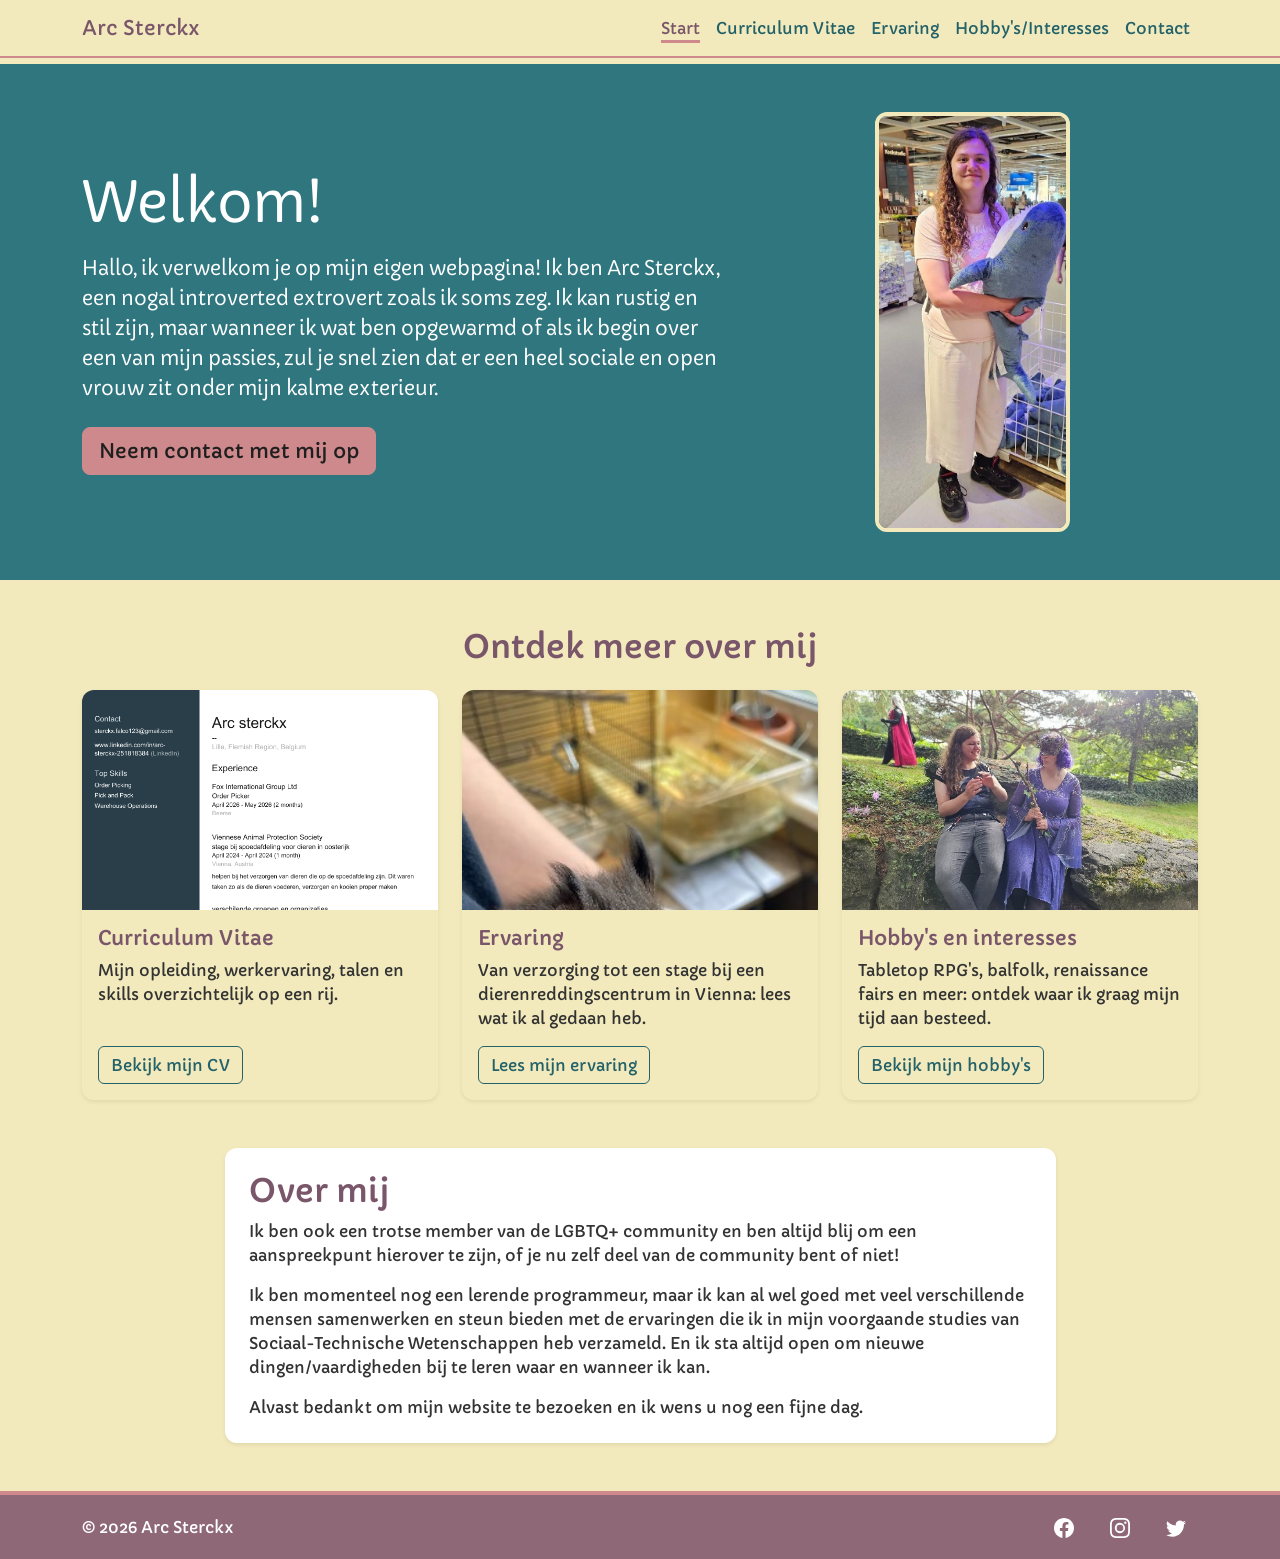
<file: index.html>
<!DOCTYPE html>
<html lang="nl">
<head>
  <meta charset="UTF-8">
  <meta name="viewport" content="width=device-width, initial-scale=1">
  <title>Start | Arc Sterckx</title>
  <link rel="icon" href="images/favicon.ico" sizes="any">

  <link rel="preconnect" href="https://fonts.googleapis.com">
  <link rel="preconnect" href="https://fonts.gstatic.com" crossorigin>
  <link href="https://fonts.googleapis.com/css2?family=Capriola&display=swap" rel="stylesheet">

  <!-- Bootstrap CSS -->
  <link href="https://cdn.jsdelivr.net/npm/bootstrap@5.3.8/dist/css/bootstrap.min.css" rel="stylesheet">

  <!-- Eigen stijl komt NA Bootstrap en plug-ins -->
  <link rel="stylesheet" href="css/style.css">
</head>
<body class="d-flex flex-column min-vh-100">
  <a class="visually-hidden-focusable" href="#inhoud">Ga naar de inhoud</a>

  <header>
    <nav class="navbar navbar-expand-lg fixed-top" aria-label="Hoofdmenu">
      <div class="container">
        <a class="navbar-brand" href="index.html">Arc Sterckx</a>

        <button class="navbar-toggler" type="button" data-bs-toggle="collapse"
                data-bs-target="#hoofdmenu" aria-controls="hoofdmenu"
                aria-expanded="false" aria-label="Menu openen of sluiten">
          <span class="navbar-toggler-icon"></span>
        </button>

        <div class="collapse navbar-collapse" id="hoofdmenu">
          <ul class="navbar-nav ms-lg-auto">
            <li class="nav-item"><a class="nav-link" href="index.html">Start</a></li>
            <li class="nav-item"><a class="nav-link" href="cv.html">Curriculum Vitae</a></li>
            <li class="nav-item"><a class="nav-link" href="ervaring.html">Ervaring</a></li>
            <li class="nav-item"><a class="nav-link" href="hobbys.html">Hobby's/Interesses</a></li>
            <li class="nav-item"><a class="nav-link" href="contact.html">Contact</a></li>
          </ul>
        </div>
      </div>
    </nav>
  </header>

 <main id="inhoud" class="flex-grow-1">
    <!-- jumbotron -->
    <section class="hero py-5">
      <div class="container">
        <div class="row align-items-center g-4">
          <div class="col-lg-7">
            <h1 class="display-4 mb-3">Welkom!</h1>
            <p class="lead">Hallo, ik verwelkom je op mijn eigen webpagina! Ik ben Arc Sterckx, een nogal introverted extrovert zoals ik soms zeg. Ik kan rustig en stil zijn, maar wanneer ik wat ben opgewarmd of als ik begin over een van mijn passies, zul je snel zien dat er een heel sociale en open vrouw zit onder mijn kalme exterieur.</p>
            <a href="contact.html" class="btn btn-brand btn-lg mt-2">Neem contact met mij op</a>
          </div>
          <div class="col-lg-5 text-center">
            <img src="images/foto-arc.jpg" class="hero-foto" width="477" height="1048"
                 alt="Foto van Arc Sterckx met een grote knuffelhaai" fetchpriority="high">
          </div>
        </div>
      </div>
    </section>

    <!-- 3 kolommen met 3 kaarten -->
    <section class="py-5">
      <div class="container">
        <h2 class="text-center mb-4">Ontdek meer over mij</h2>
        <div class="row g-4">
          <div class="col-12 col-md-4">
            <div class="card h-100 shadow-sm">
              <a href="cv.html">
                <img src="images/cv.png" class="card-img-top card-foto" width="640" height="828"
                     alt="Voorbeeld van mijn curriculum vitae" loading="lazy">
              </a>
              <div class="card-body d-flex flex-column">
                <h3 class="h5 card-title">Curriculum Vitae</h3>
                <p class="card-text">Mijn opleiding, werkervaring, talen en skills overzichtelijk op een rij.</p>
                <a href="cv.html" class="btn btn-outline-brand mt-auto align-self-start">Bekijk mijn CV</a>
              </div>
            </div>
          </div>
          <div class="col-12 col-md-4">
            <div class="card h-100 shadow-sm">
              <a href="ervaring.html">
                <img src="images/ervaring-stage.jpg" class="card-img-top card-foto" width="280" height="396"
                     alt="Een jong eekhoorntje in een handschoen tijdens mijn stage" loading="lazy">
              </a>
              <div class="card-body d-flex flex-column">
                <h3 class="h5 card-title">Ervaring</h3>
                <p class="card-text">Van verzorging tot een stage bij een dierenreddingscentrum in Vienna: lees wat ik al gedaan heb.</p>
                <a href="ervaring.html" class="btn btn-outline-brand mt-auto align-self-start">Lees mijn ervaring</a>
              </div>
            </div>
          </div>
          <div class="col-12 col-md-4">
            <div class="card h-100 shadow-sm">
              <a href="hobbys.html">
                <img src="images/hobby-renaissance.jpg" class="card-img-top card-foto" width="609" height="342"
                     alt="Twee mensen zittend op een rots op een renaissance fair" loading="lazy">
              </a>
              <div class="card-body d-flex flex-column">
                <h3 class="h5 card-title">Hobby's en interesses</h3>
                <p class="card-text">Tabletop RPG's, balfolk, renaissance fairs en meer: ontdek waar ik graag mijn tijd aan besteed.</p>
                <a href="hobbys.html" class="btn btn-outline-brand mt-auto align-self-start">Bekijk mijn hobby's</a>
              </div>
            </div>
          </div>
        </div>
      </div>
    </section>

    <!-- Over mij -->
    <section class="pb-5">
      <div class="container">
        <div class="row justify-content-center">
          <div class="col-lg-9">
            <div class="paneel">
              <h2>Over mij</h2>
              <p>Ik ben ook een trotse member van de LGBTQ+ community en ben altijd blij om een aanspreekpunt hierover te zijn, of je nu zelf deel van de community bent of niet!</p>
              <p>Ik ben momenteel nog een lerende programmeur, maar ik kan al wel goed met veel verschillende mensen samenwerken en steun bieden met de ervaringen die ik in mijn voorgaande studies van Sociaal-Technische Wetenschappen heb verzameld. En ik sta altijd open om nieuwe dingen/vaardigheden bij te leren waar en wanneer ik kan.</p>
              <p class="mb-0">Alvast bedankt om mijn website te bezoeken en ik wens u nog een fijne dag.</p>
            </div>
          </div>
        </div>
      </div>
    </section>
  </main>


  <footer class="site-footer mt-auto">
    <div class="container py-2">
      <div class="row align-items-center gy-1">
        <div class="col-12 col-md-6 text-center text-md-start">
          <p class="mb-0">&copy; 2026 Arc Sterckx</p>
        </div>
        <div class="col-12 col-md-6">
          <ul class="list-inline mb-0 text-center text-md-end">
            <li class="list-inline-item"><a href="#" aria-label="Facebook"><svg xmlns="http://www.w3.org/2000/svg" width="20" height="20" aria-hidden="true" focusable="false" fill="currentColor" class="bi bi-facebook" viewBox="0 0 16 16"><path d="M16 8.049c0-4.446-3.582-8.05-8-8.05C3.58 0-.002 3.603-.002 8.05c0 4.017 2.926 7.347 6.75 7.951v-5.625h-2.03V8.05H6.75V6.275c0-2.017 1.195-3.131 3.022-3.131.876 0 1.791.157 1.791.157v1.98h-1.009c-.993 0-1.303.621-1.303 1.258v1.51h2.218l-.354 2.326H9.25V16c3.824-.604 6.75-3.934 6.75-7.951"/></svg></a></li>
            <li class="list-inline-item"><a href="#" aria-label="Instagram"><svg xmlns="http://www.w3.org/2000/svg" width="20" height="20" aria-hidden="true" focusable="false" fill="currentColor" class="bi bi-instagram" viewBox="0 0 16 16"><path d="M8 0C5.829 0 5.556.01 4.703.048 3.85.088 3.269.222 2.76.42a3.9 3.9 0 0 0-1.417.923A3.9 3.9 0 0 0 .42 2.76C.222 3.268.087 3.85.048 4.7.01 5.555 0 5.827 0 8.001c0 2.172.01 2.444.048 3.297.04.852.174 1.433.372 1.942.205.526.478.972.923 1.417.444.445.89.719 1.416.923.51.198 1.09.333 1.942.372C5.555 15.99 5.827 16 8 16s2.444-.01 3.298-.048c.851-.04 1.434-.174 1.943-.372a3.9 3.9 0 0 0 1.416-.923c.445-.445.718-.891.923-1.417.197-.509.332-1.09.372-1.942C15.99 10.445 16 10.173 16 8s-.01-2.445-.048-3.299c-.04-.851-.175-1.433-.372-1.941a3.9 3.9 0 0 0-.923-1.417A3.9 3.9 0 0 0 13.24.42c-.51-.198-1.092-.333-1.943-.372C10.443.01 10.172 0 7.998 0zm-.717 1.442h.718c2.136 0 2.389.007 3.232.046.78.035 1.204.166 1.486.275.373.145.64.319.92.599s.453.546.598.92c.11.281.24.705.275 1.485.039.843.047 1.096.047 3.231s-.008 2.389-.047 3.232c-.035.78-.166 1.203-.275 1.485a2.5 2.5 0 0 1-.599.919c-.28.28-.546.453-.92.598-.28.11-.704.24-1.485.276-.843.038-1.096.047-3.232.047s-2.39-.009-3.233-.047c-.78-.036-1.203-.166-1.485-.276a2.5 2.5 0 0 1-.92-.598 2.5 2.5 0 0 1-.6-.92c-.109-.281-.24-.705-.275-1.485-.038-.843-.046-1.096-.046-3.233s.008-2.388.046-3.231c.036-.78.166-1.204.276-1.486.145-.373.319-.64.599-.92s.546-.453.92-.598c.282-.11.705-.24 1.485-.276.738-.034 1.024-.044 2.515-.045zm4.988 1.328a.96.96 0 1 0 0 1.92.96.96 0 0 0 0-1.92m-4.27 1.122a4.109 4.109 0 1 0 0 8.217 4.109 4.109 0 0 0 0-8.217m0 1.441a2.667 2.667 0 1 1 0 5.334 2.667 2.667 0 0 1 0-5.334"/></svg></a></li>
            <li class="list-inline-item"><a href="#" aria-label="Twitter"><svg xmlns="http://www.w3.org/2000/svg" width="20" height="20" aria-hidden="true" focusable="false" fill="currentColor" class="bi bi-twitter" viewBox="0 0 16 16"><path d="M5.026 15c6.038 0 9.341-5.003 9.341-9.334q.002-.211-.006-.422A6.7 6.7 0 0 0 16 3.542a6.7 6.7 0 0 1-1.889.518 3.3 3.3 0 0 0 1.447-1.817 6.5 6.5 0 0 1-2.087.793A3.286 3.286 0 0 0 7.875 6.03a9.32 9.32 0 0 1-6.767-3.429 3.29 3.29 0 0 0 1.018 4.382A3.3 3.3 0 0 1 .64 6.575v.045a3.29 3.29 0 0 0 2.632 3.218 3.2 3.2 0 0 1-.865.115 3 3 0 0 1-.614-.057 3.28 3.28 0 0 0 3.067 2.277A6.6 6.6 0 0 1 .78 13.58a6 6 0 0 1-.78-.045A9.34 9.34 0 0 0 5.026 15"/></svg></a></li>
          </ul>
        </div>
      </div>
    </div>
  </footer>

  <script src="https://cdn.jsdelivr.net/npm/bootstrap@5.3.8/dist/js/bootstrap.bundle.min.js"></script>
  <script src="js/menu.js"></script>
</body>
</html>
</file>
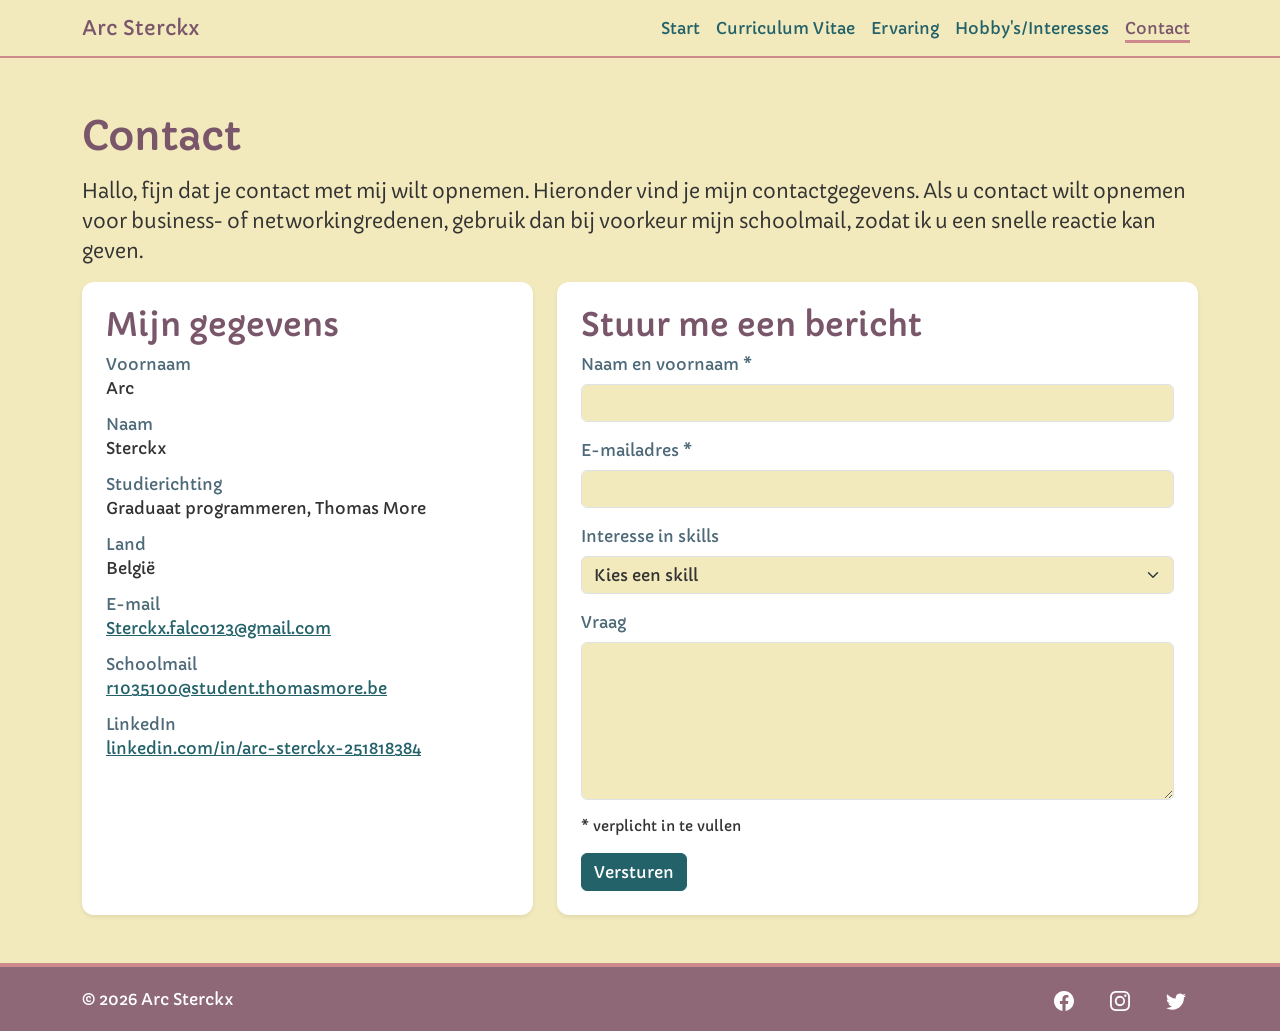
<file: contact.html>
<!DOCTYPE html>
<html lang="nl">
<head>
  <meta charset="UTF-8">
  <meta name="viewport" content="width=device-width, initial-scale=1">
  <title>Contact | Arc Sterckx</title>
  <link rel="icon" href="images/favicon.ico" sizes="any">

  <link rel="preconnect" href="https://fonts.googleapis.com">
  <link rel="preconnect" href="https://fonts.gstatic.com" crossorigin>
  <link href="https://fonts.googleapis.com/css2?family=Capriola&display=swap" rel="stylesheet">

  <!-- Bootstrap CSS -->
  <link href="https://cdn.jsdelivr.net/npm/bootstrap@5.3.8/dist/css/bootstrap.min.css" rel="stylesheet">

  <!-- Eigen stijl komt NA Bootstrap en plug-ins -->
  <link rel="stylesheet" href="css/style.css">
</head>
<body class="d-flex flex-column min-vh-100">
  <a class="visually-hidden-focusable" href="#inhoud">Ga naar de inhoud</a>

  <header>
    <nav class="navbar navbar-expand-lg fixed-top" aria-label="Hoofdmenu">
      <div class="container">
        <a class="navbar-brand" href="index.html">Arc Sterckx</a>

        <button class="navbar-toggler" type="button" data-bs-toggle="collapse"
                data-bs-target="#hoofdmenu" aria-controls="hoofdmenu"
                aria-expanded="false" aria-label="Menu openen of sluiten">
          <span class="navbar-toggler-icon"></span>
        </button>

        <div class="collapse navbar-collapse" id="hoofdmenu">
          <ul class="navbar-nav ms-lg-auto">
            <li class="nav-item"><a class="nav-link" href="index.html">Start</a></li>
            <li class="nav-item"><a class="nav-link" href="cv.html">Curriculum Vitae</a></li>
            <li class="nav-item"><a class="nav-link" href="ervaring.html">Ervaring</a></li>
            <li class="nav-item"><a class="nav-link" href="hobbys.html">Hobby's/Interesses</a></li>
            <li class="nav-item"><a class="nav-link" href="contact.html">Contact</a></li>
          </ul>
        </div>
      </div>
    </nav>
  </header>

  <main id="inhoud" class="flex-grow-1">
    <div class="container py-5">
      <h1 class="mb-3">Contact</h1>
      <p class="lead">Hallo, fijn dat je contact met mij wilt opnemen. Hieronder vind je mijn contactgegevens. Als u contact wilt opnemen voor business- of networkingredenen, gebruik dan bij voorkeur mijn schoolmail, zodat ik u een snelle reactie kan geven.</p>

      <div class="row g-4">
        <div class="col-lg-5">
          <section class="paneel h-100">
            <h2>Mijn gegevens</h2>
            <dl class="contact-lijst mb-0">
              <dt>Voornaam</dt>
              <dd>Arc</dd>
              <dt>Naam</dt>
              <dd>Sterckx</dd>
              <dt>Studierichting</dt>
              <dd>Graduaat programmeren, Thomas More</dd>
              <dt>Land</dt>
              <dd>België</dd>
              <dt>E-mail</dt>
              <dd><a href="mailto:Sterckx.falco123@gmail.com">Sterckx.falco123@gmail.com</a></dd>
              <dt>Schoolmail</dt>
              <dd><a href="mailto:r1035100@student.thomasmore.be">r1035100@student.thomasmore.be</a></dd>
              <dt>LinkedIn</dt>
              <dd class="mb-0"><a href="https://www.linkedin.com/in/arc-sterckx-251818384" target="_blank" rel="noopener">linkedin.com/in/arc-sterckx-251818384</a></dd>
            </dl>
          </section>
        </div>

        <div class="col-lg-7">
          <section class="paneel">
            <h2>Stuur me een bericht</h2>
            <form action="https://tm-statweb.be/forms.php" method="post" class="needs-validation">
              <div class="mb-3">
                <label for="naam" class="form-label">Naam en voornaam <span aria-hidden="true">*</span></label>
                <input type="text" class="form-control" id="naam" name="naam" required minlength="2" maxlength="100" autocomplete="name">
                <div class="invalid-feedback">Vul je naam en voornaam in.</div>
              </div>

              <div class="mb-3">
                <label for="email" class="form-label">E-mailadres <span aria-hidden="true">*</span></label>
                <input type="email" class="form-control" id="email" name="email" required maxlength="150" autocomplete="email">
                <div class="invalid-feedback">Vul een geldig e-mailadres in.</div>
              </div>

              <div class="mb-3">
                <label for="skill" class="form-label">Interesse in skills</label>
                <select class="form-select" id="skill" name="skill">
                  <option value="" selected>Kies een skill</option>
                  <option value="html">HTML</option>
                  <option value="css">CSS</option>
                  <option value="bootstrap">Bootstrap</option>
                  <option value="teamwork">Git</option>
                  <option value="github">GitHub</option>
                  <option value="vscode">VS Code</option>
                  <option value="andere">Een andere skill</option>
                </select>
              </div>

              <div class="mb-3">
                <label for="vraag" class="form-label">Vraag</label>
                <textarea class="form-control" id="vraag" name="vraag" rows="6" maxlength="1000"></textarea>
              </div>

              <p class="small mb-3"><span aria-hidden="true">*</span> verplicht in te vullen</p>
              <button type="submit" class="btn btn-donker">Versturen</button>
            </form>
          </section>
        </div>
      </div>
    </div>
  </main>

  <footer class="site-footer mt-auto">
    <div class="container py-2">
      <div class="row align-items-center gy-1">
        <div class="col-12 col-md-6 text-center text-md-start">
          <p class="mb-0">&copy; 2026 Arc Sterckx</p>
        </div>
        <div class="col-12 col-md-6">
          <ul class="list-inline mb-0 text-center text-md-end">
            <li class="list-inline-item"><a href="#" aria-label="Facebook"><svg xmlns="http://www.w3.org/2000/svg" width="20" height="20" aria-hidden="true" focusable="false" fill="currentColor" class="bi bi-facebook" viewBox="0 0 16 16"><path d="M16 8.049c0-4.446-3.582-8.05-8-8.05C3.58 0-.002 3.603-.002 8.05c0 4.017 2.926 7.347 6.75 7.951v-5.625h-2.03V8.05H6.75V6.275c0-2.017 1.195-3.131 3.022-3.131.876 0 1.791.157 1.791.157v1.98h-1.009c-.993 0-1.303.621-1.303 1.258v1.51h2.218l-.354 2.326H9.25V16c3.824-.604 6.75-3.934 6.75-7.951"/></svg></a></li>
            <li class="list-inline-item"><a href="#" aria-label="Instagram"><svg xmlns="http://www.w3.org/2000/svg" width="20" height="20" aria-hidden="true" focusable="false" fill="currentColor" class="bi bi-instagram" viewBox="0 0 16 16"><path d="M8 0C5.829 0 5.556.01 4.703.048 3.85.088 3.269.222 2.76.42a3.9 3.9 0 0 0-1.417.923A3.9 3.9 0 0 0 .42 2.76C.222 3.268.087 3.85.048 4.7.01 5.555 0 5.827 0 8.001c0 2.172.01 2.444.048 3.297.04.852.174 1.433.372 1.942.205.526.478.972.923 1.417.444.445.89.719 1.416.923.51.198 1.09.333 1.942.372C5.555 15.99 5.827 16 8 16s2.444-.01 3.298-.048c.851-.04 1.434-.174 1.943-.372a3.9 3.9 0 0 0 1.416-.923c.445-.445.718-.891.923-1.417.197-.509.332-1.09.372-1.942C15.99 10.445 16 10.173 16 8s-.01-2.445-.048-3.299c-.04-.851-.175-1.433-.372-1.941a3.9 3.9 0 0 0-.923-1.417A3.9 3.9 0 0 0 13.24.42c-.51-.198-1.092-.333-1.943-.372C10.443.01 10.172 0 7.998 0zm-.717 1.442h.718c2.136 0 2.389.007 3.232.046.78.035 1.204.166 1.486.275.373.145.64.319.92.599s.453.546.598.92c.11.281.24.705.275 1.485.039.843.047 1.096.047 3.231s-.008 2.389-.047 3.232c-.035.78-.166 1.203-.275 1.485a2.5 2.5 0 0 1-.599.919c-.28.28-.546.453-.92.598-.28.11-.704.24-1.485.276-.843.038-1.096.047-3.232.047s-2.39-.009-3.233-.047c-.78-.036-1.203-.166-1.485-.276a2.5 2.5 0 0 1-.92-.598 2.5 2.5 0 0 1-.6-.92c-.109-.281-.24-.705-.275-1.485-.038-.843-.046-1.096-.046-3.233s.008-2.388.046-3.231c.036-.78.166-1.204.276-1.486.145-.373.319-.64.599-.92s.546-.453.92-.598c.282-.11.705-.24 1.485-.276.738-.034 1.024-.044 2.515-.045zm4.988 1.328a.96.96 0 1 0 0 1.92.96.96 0 0 0 0-1.92m-4.27 1.122a4.109 4.109 0 1 0 0 8.217 4.109 4.109 0 0 0 0-8.217m0 1.441a2.667 2.667 0 1 1 0 5.334 2.667 2.667 0 0 1 0-5.334"/></svg></a></li>
            <li class="list-inline-item"><a href="#" aria-label="Twitter"><svg xmlns="http://www.w3.org/2000/svg" width="20" height="20" aria-hidden="true" focusable="false" fill="currentColor" class="bi bi-twitter" viewBox="0 0 16 16"><path d="M5.026 15c6.038 0 9.341-5.003 9.341-9.334q.002-.211-.006-.422A6.7 6.7 0 0 0 16 3.542a6.7 6.7 0 0 1-1.889.518 3.3 3.3 0 0 0 1.447-1.817 6.5 6.5 0 0 1-2.087.793A3.286 3.286 0 0 0 7.875 6.03a9.32 9.32 0 0 1-6.767-3.429 3.29 3.29 0 0 0 1.018 4.382A3.3 3.3 0 0 1 .64 6.575v.045a3.29 3.29 0 0 0 2.632 3.218 3.2 3.2 0 0 1-.865.115 3 3 0 0 1-.614-.057 3.28 3.28 0 0 0 3.067 2.277A6.6 6.6 0 0 1 .78 13.58a6 6 0 0 1-.78-.045A9.34 9.34 0 0 0 5.026 15"/></svg></a></li>
          </ul>
        </div>
      </div>
    </div>
  </footer>

  <script src="https://cdn.jsdelivr.net/npm/bootstrap@5.3.8/dist/js/bootstrap.bundle.min.js"></script>
  <script src="js/menu.js"></script>
  <script src="js/formulier.js"></script>
</body>
</html>
</file>
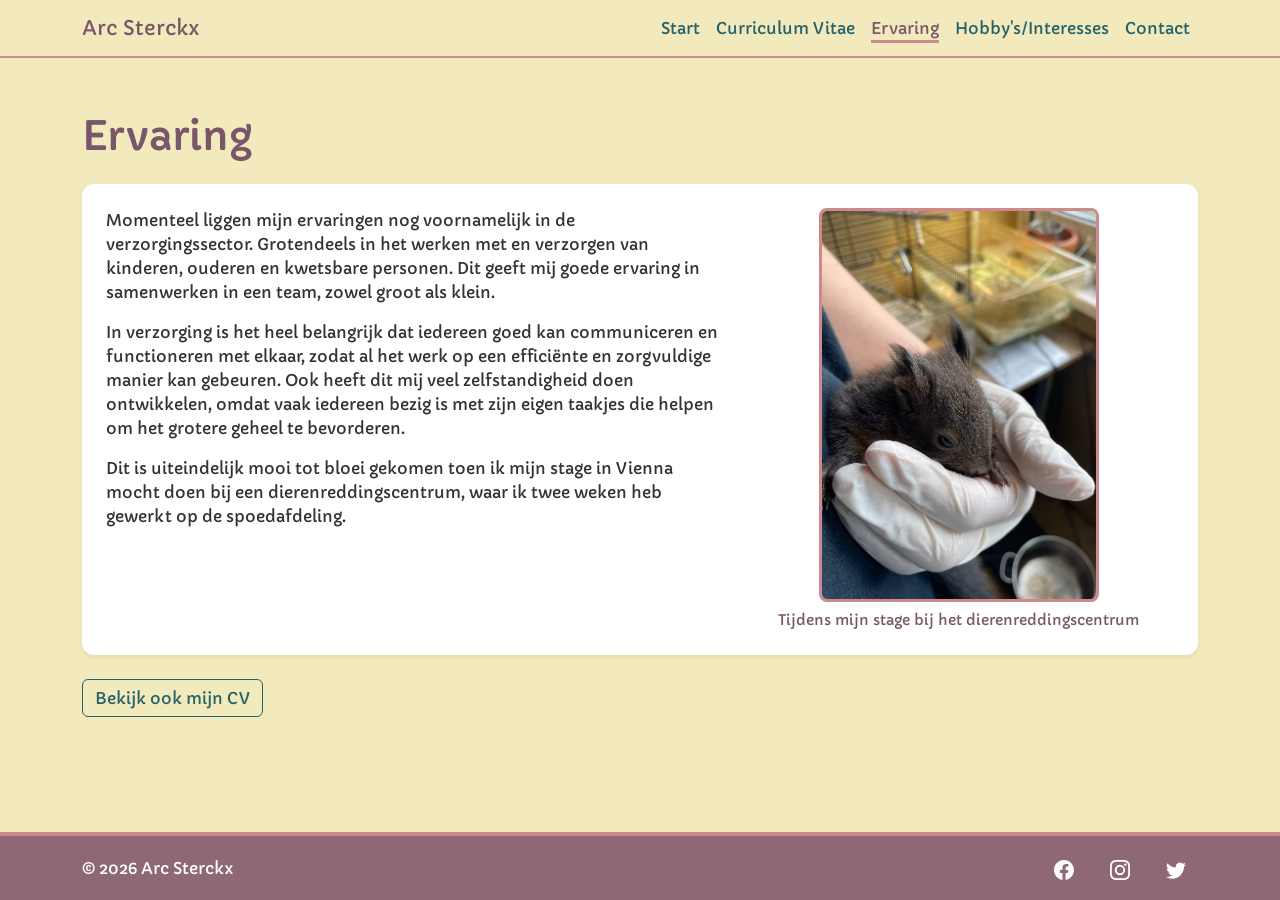
<file: ervaring.html>
<!DOCTYPE html>
<html lang="nl">
<head>
  <meta charset="UTF-8">
  <meta name="viewport" content="width=device-width, initial-scale=1">
  <title>Ervaring | Arc Sterckx</title>
  <link rel="icon" href="images/favicon.ico" sizes="any">

  <link rel="preconnect" href="https://fonts.googleapis.com">
  <link rel="preconnect" href="https://fonts.gstatic.com" crossorigin>
  <link href="https://fonts.googleapis.com/css2?family=Capriola&display=swap" rel="stylesheet">

  <!-- Bootstrap CSS -->
  <link href="https://cdn.jsdelivr.net/npm/bootstrap@5.3.8/dist/css/bootstrap.min.css" rel="stylesheet">

  <!-- Eigen stijl komt NA Bootstrap en plug-ins -->
  <link rel="stylesheet" href="css/style.css">
</head>
<body class="d-flex flex-column min-vh-100">
  <a class="visually-hidden-focusable" href="#inhoud">Ga naar de inhoud</a>

  <header>
    <nav class="navbar navbar-expand-lg fixed-top" aria-label="Hoofdmenu">
      <div class="container">
        <a class="navbar-brand" href="index.html">Arc Sterckx</a>

        <button class="navbar-toggler" type="button" data-bs-toggle="collapse"
                data-bs-target="#hoofdmenu" aria-controls="hoofdmenu"
                aria-expanded="false" aria-label="Menu openen of sluiten">
          <span class="navbar-toggler-icon"></span>
        </button>

        <div class="collapse navbar-collapse" id="hoofdmenu">
          <ul class="navbar-nav ms-lg-auto">
            <li class="nav-item"><a class="nav-link" href="index.html">Start</a></li>
            <li class="nav-item"><a class="nav-link" href="cv.html">Curriculum Vitae</a></li>
            <li class="nav-item"><a class="nav-link" href="ervaring.html">Ervaring</a></li>
            <li class="nav-item"><a class="nav-link" href="hobbys.html">Hobby's/Interesses</a></li>
            <li class="nav-item"><a class="nav-link" href="contact.html">Contact</a></li>
          </ul>
        </div>
      </div>
    </nav>
  </header>

  <main id="inhoud" class="flex-grow-1">
    <div class="container py-5">
      <h1 class="mb-4">Ervaring</h1>
      <div class="paneel">
        <div class="row g-4 align-items-start">
          <div class="col-md-7">
            <p>Momenteel liggen mijn ervaringen nog voornamelijk in de verzorgingssector. Grotendeels in het werken met en verzorgen van kinderen, ouderen en kwetsbare personen. Dit geeft mij goede ervaring in samenwerken in een team, zowel groot als klein.</p>
            <p>In verzorging is het heel belangrijk dat iedereen goed kan communiceren en functioneren met elkaar, zodat al het werk op een efficiënte en zorgvuldige manier kan gebeuren. Ook heeft dit mij veel zelfstandigheid doen ontwikkelen, omdat vaak iedereen bezig is met zijn eigen taakjes die helpen om het grotere geheel te bevorderen.</p>
            <p class="mb-0">Dit is uiteindelijk mooi tot bloei gekomen toen ik mijn stage in Vienna mocht doen bij een dierenreddingscentrum, waar ik twee weken heb gewerkt op de spoedafdeling.</p>
          </div>
          <div class="col-md-5 text-center">
            <figure class="mb-0">
              <img src="images/ervaring-stage.jpg" class="foto-klein" width="280" height="396"
                   alt="Een jong eekhoorntje in een handschoen tijdens mijn stage">
              <figcaption class="mt-2">Tijdens mijn stage bij het dierenreddingscentrum</figcaption>
            </figure>
          </div>
        </div>
      </div>
      <p class="mt-4"><a href="cv.html" class="btn btn-outline-brand">Bekijk ook mijn CV</a></p>
    </div>
  </main>

  <footer class="site-footer mt-auto">
    <div class="container py-2">
      <div class="row align-items-center gy-1">
        <div class="col-12 col-md-6 text-center text-md-start">
          <p class="mb-0">&copy; 2026 Arc Sterckx</p>
        </div>
        <div class="col-12 col-md-6">
          <ul class="list-inline mb-0 text-center text-md-end">
            <li class="list-inline-item"><a href="#" aria-label="Facebook"><svg xmlns="http://www.w3.org/2000/svg" width="20" height="20" aria-hidden="true" focusable="false" fill="currentColor" class="bi bi-facebook" viewBox="0 0 16 16"><path d="M16 8.049c0-4.446-3.582-8.05-8-8.05C3.58 0-.002 3.603-.002 8.05c0 4.017 2.926 7.347 6.75 7.951v-5.625h-2.03V8.05H6.75V6.275c0-2.017 1.195-3.131 3.022-3.131.876 0 1.791.157 1.791.157v1.98h-1.009c-.993 0-1.303.621-1.303 1.258v1.51h2.218l-.354 2.326H9.25V16c3.824-.604 6.75-3.934 6.75-7.951"/></svg></a></li>
            <li class="list-inline-item"><a href="#" aria-label="Instagram"><svg xmlns="http://www.w3.org/2000/svg" width="20" height="20" aria-hidden="true" focusable="false" fill="currentColor" class="bi bi-instagram" viewBox="0 0 16 16"><path d="M8 0C5.829 0 5.556.01 4.703.048 3.85.088 3.269.222 2.76.42a3.9 3.9 0 0 0-1.417.923A3.9 3.9 0 0 0 .42 2.76C.222 3.268.087 3.85.048 4.7.01 5.555 0 5.827 0 8.001c0 2.172.01 2.444.048 3.297.04.852.174 1.433.372 1.942.205.526.478.972.923 1.417.444.445.89.719 1.416.923.51.198 1.09.333 1.942.372C5.555 15.99 5.827 16 8 16s2.444-.01 3.298-.048c.851-.04 1.434-.174 1.943-.372a3.9 3.9 0 0 0 1.416-.923c.445-.445.718-.891.923-1.417.197-.509.332-1.09.372-1.942C15.99 10.445 16 10.173 16 8s-.01-2.445-.048-3.299c-.04-.851-.175-1.433-.372-1.941a3.9 3.9 0 0 0-.923-1.417A3.9 3.9 0 0 0 13.24.42c-.51-.198-1.092-.333-1.943-.372C10.443.01 10.172 0 7.998 0zm-.717 1.442h.718c2.136 0 2.389.007 3.232.046.78.035 1.204.166 1.486.275.373.145.64.319.92.599s.453.546.598.92c.11.281.24.705.275 1.485.039.843.047 1.096.047 3.231s-.008 2.389-.047 3.232c-.035.78-.166 1.203-.275 1.485a2.5 2.5 0 0 1-.599.919c-.28.28-.546.453-.92.598-.28.11-.704.24-1.485.276-.843.038-1.096.047-3.232.047s-2.39-.009-3.233-.047c-.78-.036-1.203-.166-1.485-.276a2.5 2.5 0 0 1-.92-.598 2.5 2.5 0 0 1-.6-.92c-.109-.281-.24-.705-.275-1.485-.038-.843-.046-1.096-.046-3.233s.008-2.388.046-3.231c.036-.78.166-1.204.276-1.486.145-.373.319-.64.599-.92s.546-.453.92-.598c.282-.11.705-.24 1.485-.276.738-.034 1.024-.044 2.515-.045zm4.988 1.328a.96.96 0 1 0 0 1.92.96.96 0 0 0 0-1.92m-4.27 1.122a4.109 4.109 0 1 0 0 8.217 4.109 4.109 0 0 0 0-8.217m0 1.441a2.667 2.667 0 1 1 0 5.334 2.667 2.667 0 0 1 0-5.334"/></svg></a></li>
            <li class="list-inline-item"><a href="#" aria-label="Twitter"><svg xmlns="http://www.w3.org/2000/svg" width="20" height="20" aria-hidden="true" focusable="false" fill="currentColor" class="bi bi-twitter" viewBox="0 0 16 16"><path d="M5.026 15c6.038 0 9.341-5.003 9.341-9.334q.002-.211-.006-.422A6.7 6.7 0 0 0 16 3.542a6.7 6.7 0 0 1-1.889.518 3.3 3.3 0 0 0 1.447-1.817 6.5 6.5 0 0 1-2.087.793A3.286 3.286 0 0 0 7.875 6.03a9.32 9.32 0 0 1-6.767-3.429 3.29 3.29 0 0 0 1.018 4.382A3.3 3.3 0 0 1 .64 6.575v.045a3.29 3.29 0 0 0 2.632 3.218 3.2 3.2 0 0 1-.865.115 3 3 0 0 1-.614-.057 3.28 3.28 0 0 0 3.067 2.277A6.6 6.6 0 0 1 .78 13.58a6 6 0 0 1-.78-.045A9.34 9.34 0 0 0 5.026 15"/></svg></a></li>
          </ul>
        </div>
      </div>
    </div>
  </footer>

  <script src="https://cdn.jsdelivr.net/npm/bootstrap@5.3.8/dist/js/bootstrap.bundle.min.js"></script>
  <script src="js/menu.js"></script>
</body>
</html>
</file>
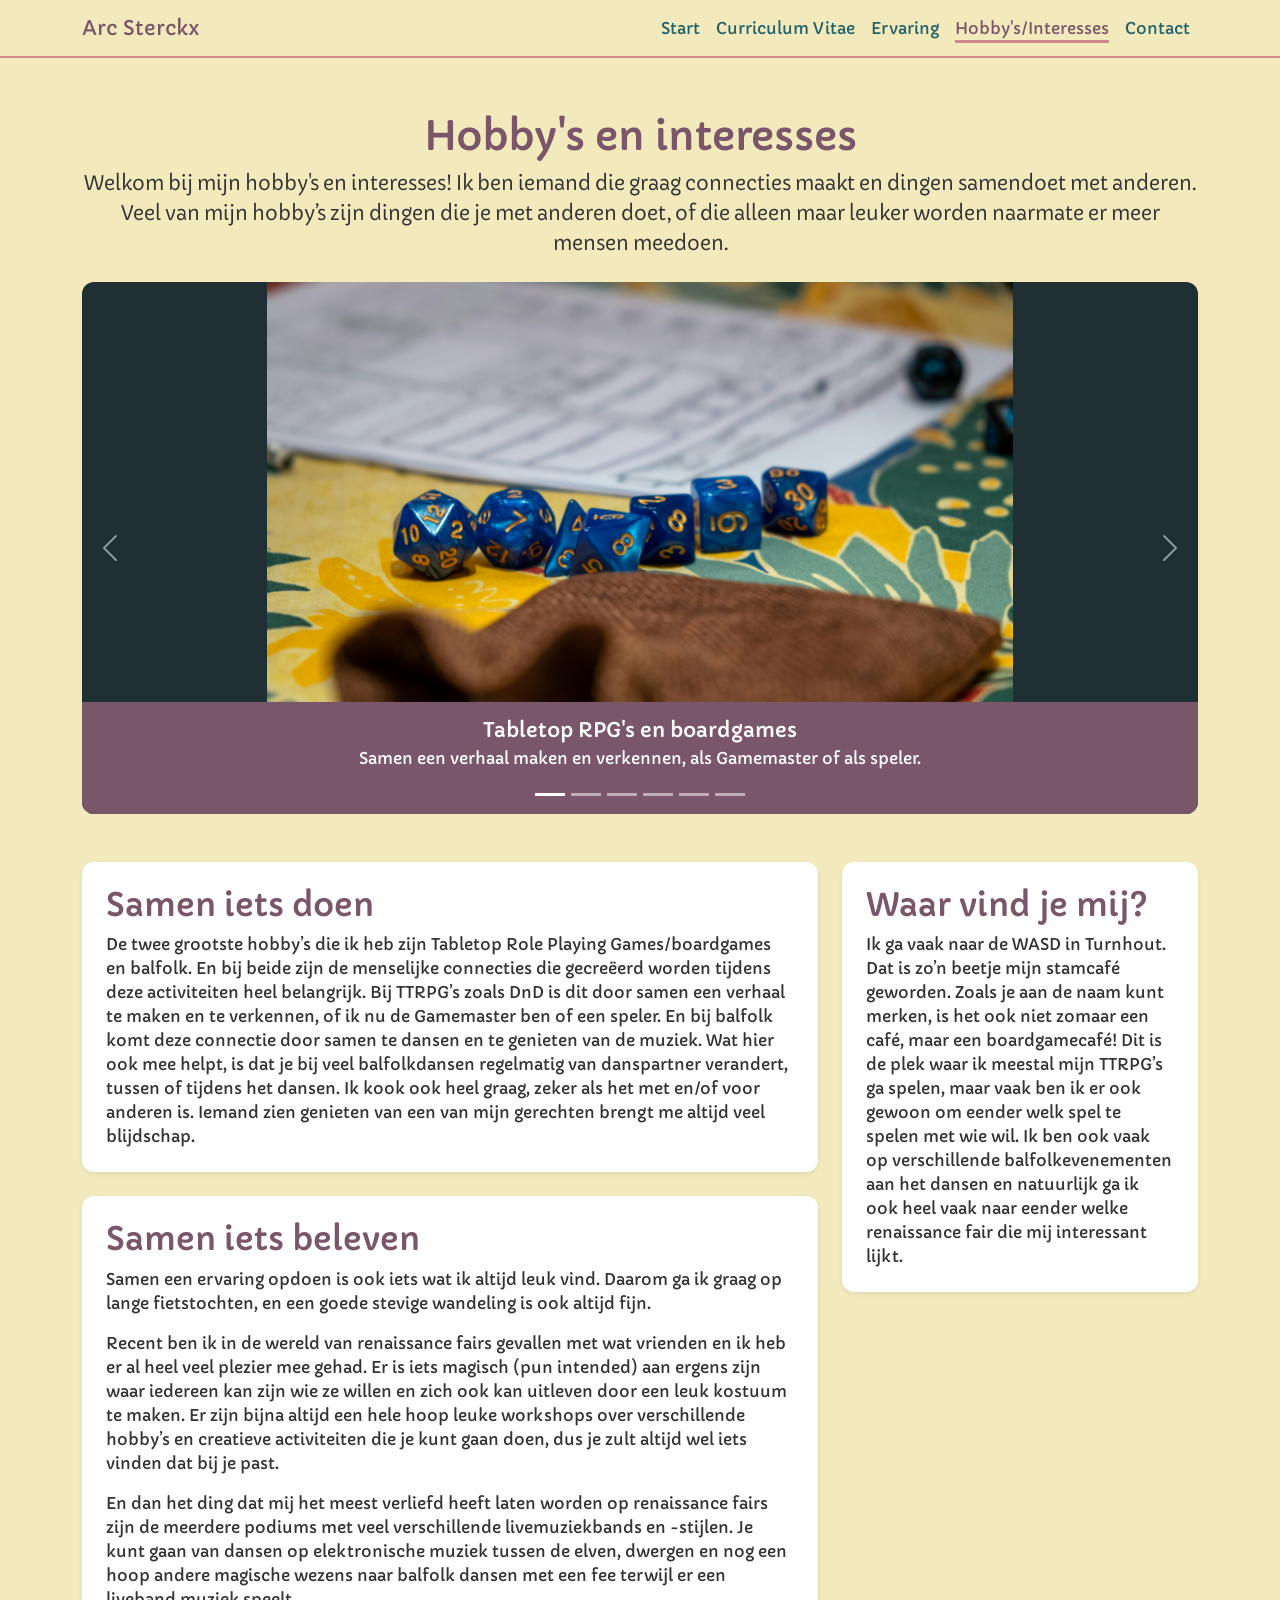
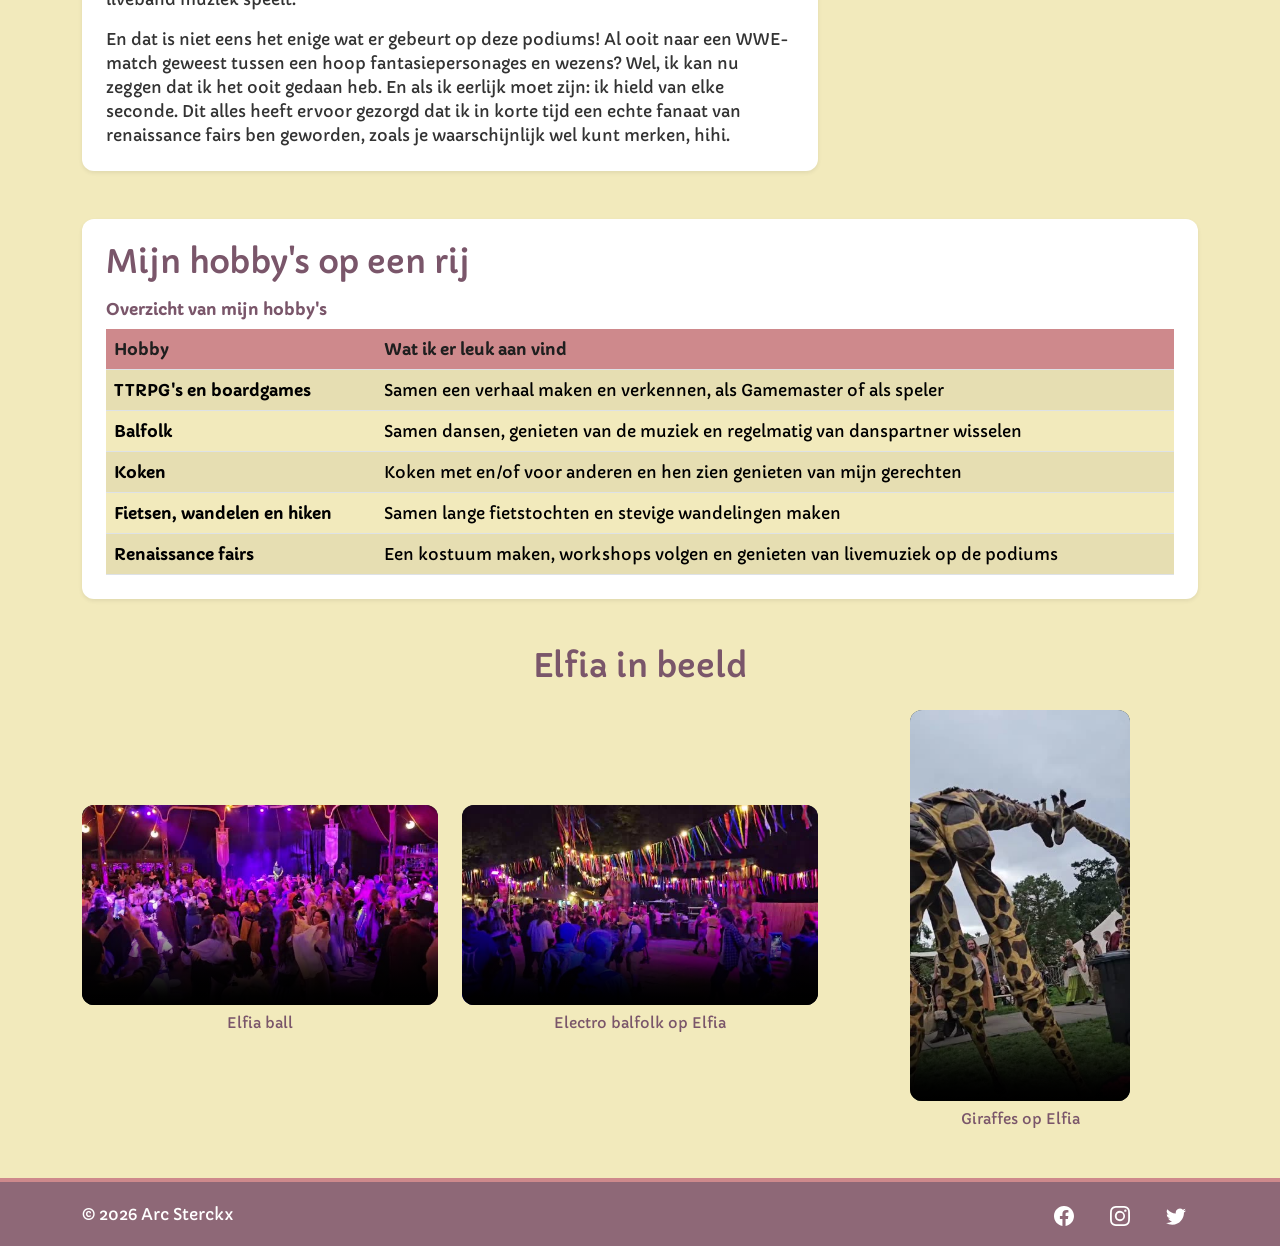
<file: hobbys.html>
<!DOCTYPE html>
<html lang="nl">
<head>
  <meta charset="UTF-8">
  <meta name="viewport" content="width=device-width, initial-scale=1">
  <title>Hobby's/Interesses | Arc Sterckx</title>
  <link rel="icon" href="images/favicon.ico" sizes="any">

  <link rel="preconnect" href="https://fonts.googleapis.com">
  <link rel="preconnect" href="https://fonts.gstatic.com" crossorigin>
  <link href="https://fonts.googleapis.com/css2?family=Capriola&display=swap" rel="stylesheet">

  <!-- Bootstrap CSS -->
  <link href="https://cdn.jsdelivr.net/npm/bootstrap@5.3.8/dist/css/bootstrap.min.css" rel="stylesheet">

  <!-- Eigen stijl komt NA Bootstrap en plug-ins -->
  <link rel="stylesheet" href="css/style.css">
</head>
<body class="d-flex flex-column min-vh-100">
  <a class="visually-hidden-focusable" href="#inhoud">Ga naar de inhoud</a>

  <header>
    <nav class="navbar navbar-expand-lg fixed-top" aria-label="Hoofdmenu">
      <div class="container">
        <a class="navbar-brand" href="index.html">Arc Sterckx</a>

        <button class="navbar-toggler" type="button" data-bs-toggle="collapse"
                data-bs-target="#hoofdmenu" aria-controls="hoofdmenu"
                aria-expanded="false" aria-label="Menu openen of sluiten">
          <span class="navbar-toggler-icon"></span>
        </button>

        <div class="collapse navbar-collapse" id="hoofdmenu">
          <ul class="navbar-nav ms-lg-auto">
            <li class="nav-item"><a class="nav-link" href="index.html">Start</a></li>
            <li class="nav-item"><a class="nav-link" href="cv.html">Curriculum Vitae</a></li>
            <li class="nav-item"><a class="nav-link" href="ervaring.html">Ervaring</a></li>
            <li class="nav-item"><a class="nav-link" href="hobbys.html">Hobby's/Interesses</a></li>
            <li class="nav-item"><a class="nav-link" href="contact.html">Contact</a></li>
          </ul>
        </div>
      </div>
    </nav>
  </header>

  <main id="inhoud" class="flex-grow-1">
    <div class="container py-5">
      <header class="text-center mb-4">
        <h1>Hobby's en interesses</h1>
        <p class="lead mb-0">Welkom bij mijn hobby's en interesses! Ik ben iemand die graag connecties maakt en dingen samendoet met anderen. Veel van mijn hobby’s zijn dingen die je met anderen doet, of die alleen maar leuker worden naarmate er meer mensen meedoen.</p>
      </header>

      <!-- Slider (Bootstrap carousel) met 6 afbeeldingen -->
      <div id="hobbySlider" class="carousel slide hobby-slider mb-5" aria-label="Foto's van mijn hobby's">
        <div class="carousel-indicators">
        <button type="button" data-bs-target="#hobbySlider" data-bs-slide-to="0" class="active" aria-current="true" aria-label="Foto 1"></button>
        <button type="button" data-bs-target="#hobbySlider" data-bs-slide-to="1" aria-label="Foto 2"></button>
        <button type="button" data-bs-target="#hobbySlider" data-bs-slide-to="2" aria-label="Foto 3"></button>
        <button type="button" data-bs-target="#hobbySlider" data-bs-slide-to="3" aria-label="Foto 4"></button>
        <button type="button" data-bs-target="#hobbySlider" data-bs-slide-to="4" aria-label="Foto 5"></button>
        <button type="button" data-bs-target="#hobbySlider" data-bs-slide-to="5" aria-label="Foto 6"></button>
        </div>
        <div class="carousel-inner">
        <div class="carousel-item active">
          <img src="images/hobby-spelen.jpg" class="hobby-slide-img" width="1600" height="900" alt="Dobbelstenen, een character sheet en een schatkist voor tabletop RPG's">
          <div class="carousel-caption">
            <h2 class="h5">Tabletop RPG's en boardgames</h2>
            <p>Samen een verhaal maken en verkennen, als Gamemaster of als speler.</p>
          </div>
        </div>
        <div class="carousel-item">
          <img src="images/hobby-fietsen.jpg" class="hobby-slide-img" width="1600" height="1067" alt="Twee mensen op de fiets in een groene omgeving" loading="lazy">
          <div class="carousel-caption">
            <h2 class="h5">Fietsen</h2>
            <p>Lange fietstochten, samen op pad.</p>
          </div>
        </div>
        <div class="carousel-item">
          <img src="images/hobby-renaissance-2.jpg" class="hobby-slide-img" width="609" height="342" alt="Twee mensen zittend op een rots op een renaissance fair" loading="lazy">
          <div class="carousel-caption">
            <h2 class="h5">Renaissance fairs</h2>
            <p>Een plek waar iedereen kan zijn wie ze willen.</p>
          </div>
        </div>
        <div class="carousel-item">
          <img src="images/hobby-renaissance.jpg" class="hobby-slide-img" width="258" height="463" alt="Twee mensen zittend op een rots op een renaissance fair, andere pose" loading="lazy">
          <div class="carousel-caption">
            <h2 class="h5">Kostuums</h2>
            <p>Je helemaal uitleven met een leuk kostuum.</p>
          </div>
        </div>
        <div class="carousel-item">
          <img src="images/hobby-renaissance-3.jpg" class="hobby-slide-img" width="251" height="446" alt="Twee mensen dicht bij elkaar zittend op een rots op een renaissance fair" loading="lazy">
          <div class="carousel-caption">
            <h2 class="h5">Samen genieten</h2>
            <p>bv. Met vrienden genieten van de sfeer op de renaissance fair.</p>
          </div>
        </div>
        <div class="carousel-item">
          <img src="images/hobby-balfolk.jpg" class="hobby-slide-img" width="1280" height="720" alt="Mensen dansen onder gekleurde vlaggetjes en lichten op een fair" loading="lazy">
          <div class="carousel-caption">
            <h2 class="h5">Balfolk en livemuziek</h2>
            <p>Samen dansen en genieten van de muziek, met regelmatig een nieuwe danspartner.</p>
          </div>
        </div>
        </div>
        <button class="carousel-control-prev" type="button" data-bs-target="#hobbySlider" data-bs-slide="prev">
          <span class="carousel-control-prev-icon" aria-hidden="true"></span>
          <span class="visually-hidden">Vorige</span>
        </button>
        <button class="carousel-control-next" type="button" data-bs-target="#hobbySlider" data-bs-slide="next">
          <span class="carousel-control-next-icon" aria-hidden="true"></span>
          <span class="visually-hidden">Volgende</span>
        </button>
      </div>

      <div class="row g-4 mb-5">
        <div class="col-lg-8">
          <section class="paneel mb-4">
            <h2>Samen iets doen</h2>
            <p class="mb-0">De twee grootste hobby’s die ik heb zijn Tabletop Role Playing Games/boardgames en balfolk. En bij beide zijn de menselijke connecties die gecreëerd worden tijdens deze activiteiten heel belangrijk. Bij TTRPG’s zoals DnD is dit door samen een verhaal te maken en te verkennen, of ik nu de Gamemaster ben of een speler. En bij balfolk komt deze connectie door samen te dansen en te genieten van de muziek. Wat hier ook mee helpt, is dat je bij veel balfolkdansen regelmatig van danspartner verandert, tussen of tijdens het dansen. Ik kook ook heel graag, zeker als het met en/of voor anderen is. Iemand zien genieten van een van mijn gerechten brengt me altijd veel blijdschap.</p>
          </section>

          <section class="paneel">
            <h2>Samen iets beleven</h2>
            <p>Samen een ervaring opdoen is ook iets wat ik altijd leuk vind. Daarom ga ik graag op lange fietstochten, en een goede stevige wandeling is ook altijd fijn.</p>
            <p>Recent ben ik in de wereld van renaissance fairs gevallen met wat vrienden en ik heb er al heel veel plezier mee gehad. Er is iets magisch (pun intended) aan ergens zijn waar iedereen kan zijn wie ze willen en zich ook kan uitleven door een leuk kostuum te maken. Er zijn bijna altijd een hele hoop leuke workshops over verschillende hobby’s en creatieve activiteiten die je kunt gaan doen, dus je zult altijd wel iets vinden dat bij je past.</p>
            <p>En dan het ding dat mij het meest verliefd heeft laten worden op renaissance fairs zijn de meerdere podiums met veel verschillende livemuziekbands en -stijlen. Je kunt gaan van dansen op elektronische muziek tussen de elven, dwergen en nog een hoop andere magische wezens naar balfolk dansen met een fee terwijl er een liveband muziek speelt.</p>
            <p class="mb-0">En dat is niet eens het enige wat er gebeurt op deze podiums! Al ooit naar een WWE-match geweest tussen een hoop fantasiepersonages en wezens? Wel, ik kan nu zeggen dat ik het ooit gedaan heb. En als ik eerlijk moet zijn: ik hield van elke seconde. Dit alles heeft ervoor gezorgd dat ik in korte tijd een echte fanaat van renaissance fairs ben geworden, zoals je waarschijnlijk wel kunt merken, hihi.</p>
          </section>
        </div>

        <div class="col-lg-4">
          <section class="paneel">
            <h2>Waar vind je mij?</h2>
            <p class="mb-0">Ik ga vaak naar de WASD in Turnhout. Dat is zo’n beetje mijn stamcafé geworden. Zoals je aan de naam kunt merken, is het ook niet zomaar een café, maar een boardgamecafé! Dit is de plek waar ik meestal mijn TTRPG’s ga spelen, maar vaak ben ik er ook gewoon om eender welk spel te spelen met wie wil. Ik ben ook vaak op verschillende balfolkevenementen aan het dansen en natuurlijk ga ik ook heel vaak naar eender welke renaissance fair die mij interessant lijkt.</p>
          </section>
        </div>
      </div>

      <section class="paneel mb-5">
        <h2>Mijn hobby's op een rij</h2>
        <div class="table-responsive">
          <table class="table table-striped align-middle mb-0">
            <caption>Overzicht van mijn hobby's</caption>
            <thead>
              <tr><th scope="col">Hobby</th><th scope="col">Wat ik er leuk aan vind</th></tr>
            </thead>
            <tbody>
              <tr><th scope="row">TTRPG's en boardgames</th><td>Samen een verhaal maken en verkennen, als Gamemaster of als speler</td></tr>
              <tr><th scope="row">Balfolk</th><td>Samen dansen, genieten van de muziek en regelmatig van danspartner wisselen</td></tr>
              <tr><th scope="row">Koken</th><td>Koken met en/of voor anderen en hen zien genieten van mijn gerechten</td></tr>
              <tr><th scope="row">Fietsen, wandelen en hiken</th><td>Samen lange fietstochten en stevige wandelingen maken</td></tr>
              <tr><th scope="row">Renaissance fairs</th><td>Een kostuum maken, workshops volgen en genieten van livemuziek op de podiums</td></tr>
            </tbody>
          </table>
        </div>
      </section>

      <section>
        <h2 class="text-center mb-4">Elfia in beeld</h2>
        <div class="row g-4 justify-content-center align-items-center">
          <div class="col-12 col-md-4">
            <figure class="mb-0">
              <div class="ratio ratio-16x9 video-kader">
                <video controls playsinline preload="none" poster="images/poster-elfia-ball.jpg" aria-label="Video van het Elfia ball">
                  <source src="videos/elfia-ball.mp4" type="video/mp4">
                  Je browser ondersteunt geen video.
                </video>
              </div>
              <figcaption class="mt-2 text-center">Elfia ball</figcaption>
            </figure>
          </div>
          <div class="col-12 col-md-4">
            <figure class="mb-0">
              <div class="ratio ratio-16x9 video-kader">
                <video controls playsinline preload="none" poster="images/poster-elfia-balfolk.jpg" aria-label="Video van electro balfolk op Elfia">
                  <source src="videos/elfia-electro-balfolk.mp4" type="video/mp4">
                  Je browser ondersteunt geen video.
                </video>
              </div>
              <figcaption class="mt-2 text-center">Electro balfolk op Elfia</figcaption>
            </figure>
          </div>
          <div class="col-12 col-md-4">
            <figure class="mb-0 video-staand">
              <div class="ratio ratio-9x16 video-kader">
                <video controls playsinline preload="none" poster="images/poster-elfia-giraffes.jpg" aria-label="Video van giraffes op Elfia">
                  <source src="videos/elfia-giraffes.mp4" type="video/mp4">
                  Je browser ondersteunt geen video.
                </video>
              </div>
              <figcaption class="mt-2 text-center">Giraffes op Elfia</figcaption>
            </figure>
          </div>
        </div>
      </section>
    </div>
  </main>

  <footer class="site-footer mt-auto">
    <div class="container py-2">
      <div class="row align-items-center gy-1">
        <div class="col-12 col-md-6 text-center text-md-start">
          <p class="mb-0">&copy; 2026 Arc Sterckx</p>
        </div>
        <div class="col-12 col-md-6">
          <ul class="list-inline mb-0 text-center text-md-end">
            <li class="list-inline-item"><a href="#" aria-label="Facebook"><svg xmlns="http://www.w3.org/2000/svg" width="20" height="20" aria-hidden="true" focusable="false" fill="currentColor" class="bi bi-facebook" viewBox="0 0 16 16"><path d="M16 8.049c0-4.446-3.582-8.05-8-8.05C3.58 0-.002 3.603-.002 8.05c0 4.017 2.926 7.347 6.75 7.951v-5.625h-2.03V8.05H6.75V6.275c0-2.017 1.195-3.131 3.022-3.131.876 0 1.791.157 1.791.157v1.98h-1.009c-.993 0-1.303.621-1.303 1.258v1.51h2.218l-.354 2.326H9.25V16c3.824-.604 6.75-3.934 6.75-7.951"/></svg></a></li>
            <li class="list-inline-item"><a href="#" aria-label="Instagram"><svg xmlns="http://www.w3.org/2000/svg" width="20" height="20" aria-hidden="true" focusable="false" fill="currentColor" class="bi bi-instagram" viewBox="0 0 16 16"><path d="M8 0C5.829 0 5.556.01 4.703.048 3.85.088 3.269.222 2.76.42a3.9 3.9 0 0 0-1.417.923A3.9 3.9 0 0 0 .42 2.76C.222 3.268.087 3.85.048 4.7.01 5.555 0 5.827 0 8.001c0 2.172.01 2.444.048 3.297.04.852.174 1.433.372 1.942.205.526.478.972.923 1.417.444.445.89.719 1.416.923.51.198 1.09.333 1.942.372C5.555 15.99 5.827 16 8 16s2.444-.01 3.298-.048c.851-.04 1.434-.174 1.943-.372a3.9 3.9 0 0 0 1.416-.923c.445-.445.718-.891.923-1.417.197-.509.332-1.09.372-1.942C15.99 10.445 16 10.173 16 8s-.01-2.445-.048-3.299c-.04-.851-.175-1.433-.372-1.941a3.9 3.9 0 0 0-.923-1.417A3.9 3.9 0 0 0 13.24.42c-.51-.198-1.092-.333-1.943-.372C10.443.01 10.172 0 7.998 0zm-.717 1.442h.718c2.136 0 2.389.007 3.232.046.78.035 1.204.166 1.486.275.373.145.64.319.92.599s.453.546.598.92c.11.281.24.705.275 1.485.039.843.047 1.096.047 3.231s-.008 2.389-.047 3.232c-.035.78-.166 1.203-.275 1.485a2.5 2.5 0 0 1-.599.919c-.28.28-.546.453-.92.598-.28.11-.704.24-1.485.276-.843.038-1.096.047-3.232.047s-2.39-.009-3.233-.047c-.78-.036-1.203-.166-1.485-.276a2.5 2.5 0 0 1-.92-.598 2.5 2.5 0 0 1-.6-.92c-.109-.281-.24-.705-.275-1.485-.038-.843-.046-1.096-.046-3.233s.008-2.388.046-3.231c.036-.78.166-1.204.276-1.486.145-.373.319-.64.599-.92s.546-.453.92-.598c.282-.11.705-.24 1.485-.276.738-.034 1.024-.044 2.515-.045zm4.988 1.328a.96.96 0 1 0 0 1.92.96.96 0 0 0 0-1.92m-4.27 1.122a4.109 4.109 0 1 0 0 8.217 4.109 4.109 0 0 0 0-8.217m0 1.441a2.667 2.667 0 1 1 0 5.334 2.667 2.667 0 0 1 0-5.334"/></svg></a></li>
            <li class="list-inline-item"><a href="#" aria-label="Twitter"><svg xmlns="http://www.w3.org/2000/svg" width="20" height="20" aria-hidden="true" focusable="false" fill="currentColor" class="bi bi-twitter" viewBox="0 0 16 16"><path d="M5.026 15c6.038 0 9.341-5.003 9.341-9.334q.002-.211-.006-.422A6.7 6.7 0 0 0 16 3.542a6.7 6.7 0 0 1-1.889.518 3.3 3.3 0 0 0 1.447-1.817 6.5 6.5 0 0 1-2.087.793A3.286 3.286 0 0 0 7.875 6.03a9.32 9.32 0 0 1-6.767-3.429 3.29 3.29 0 0 0 1.018 4.382A3.3 3.3 0 0 1 .64 6.575v.045a3.29 3.29 0 0 0 2.632 3.218 3.2 3.2 0 0 1-.865.115 3 3 0 0 1-.614-.057 3.28 3.28 0 0 0 3.067 2.277A6.6 6.6 0 0 1 .78 13.58a6 6 0 0 1-.78-.045A9.34 9.34 0 0 0 5.026 15"/></svg></a></li>
          </ul>
        </div>
      </div>
    </div>
  </footer>

  <script src="https://cdn.jsdelivr.net/npm/bootstrap@5.3.8/dist/js/bootstrap.bundle.min.js"></script>
  <script src="js/menu.js"></script>
</body>
</html>
</file>
<file: css/style.css>
:root {
  --accent-1: #607c8c;
  --primair: #ce898c;
  --secundair: #f2eabc;
  --tertiair: #8e6877;
  --accent-2: #2f767f;

  /* Donkerdere varianten voor tekst */
  --accent-1-donker: #4e6a79;
  --accent-2-donker: #24626a;
  --tertiair-donker: #7a566a;

  --bs-body-font-family: "Capriola", sans-serif;
  --bs-body-bg: var(--secundair);
  --bs-body-color: #333;
  --bs-link-color-rgb: 36, 98, 106;
  --bs-link-hover-color-rgb: 122, 86, 106;
}

body {
  padding-top: 4rem; 
}

h1, h2, h3, h4, h5, h6 {
  color: var(--tertiair-donker);
}

img {
  max-width: 100%;
  height: auto;
}

/* Navigatiebalk  */
.navbar {
  background-color: var(--secundair);
  border-bottom: 2px solid var(--primair);
  --bs-navbar-color: var(--accent-2-donker);
  --bs-navbar-hover-color: var(--tertiair-donker);
  --bs-navbar-active-color: var(--tertiair-donker);
  --bs-navbar-brand-color: var(--tertiair-donker);
  --bs-navbar-brand-hover-color: var(--tertiair-donker);
}

.navbar-nav .nav-link:hover {
  text-decoration: underline;
}

.navbar-nav .nav-link.active {
  text-decoration: underline;
  text-decoration-color: var(--primair);
  text-decoration-thickness: 3px;
  text-underline-offset: 6px;
}

/* Knoppen */
.btn-brand {
  --bs-btn-color: #1f1f1f;
  --bs-btn-bg: var(--primair);
  --bs-btn-border-color: var(--primair);
  --bs-btn-hover-color: #1f1f1f;
  --bs-btn-hover-bg: #d9a0a3;
  --bs-btn-hover-border-color: #d9a0a3;
  --bs-btn-active-color: #1f1f1f;
  --bs-btn-active-bg: #d9a0a3;
  --bs-btn-active-border-color: #d9a0a3;
}

.btn-outline-brand {
  --bs-btn-color: var(--accent-2-donker);
  --bs-btn-border-color: var(--accent-2-donker);
  --bs-btn-hover-color: #fff;
  --bs-btn-hover-bg: var(--accent-2-donker);
  --bs-btn-hover-border-color: var(--accent-2-donker);
  --bs-btn-active-color: #fff;
  --bs-btn-active-bg: var(--accent-2-donker);
  --bs-btn-active-border-color: var(--accent-2-donker);
}

.btn-donker {
  --bs-btn-color: #fff;
  --bs-btn-bg: var(--accent-2-donker);
  --bs-btn-border-color: var(--accent-2-donker);
  --bs-btn-hover-color: #fff;
  --bs-btn-hover-bg: var(--tertiair-donker);
  --bs-btn-hover-border-color: var(--tertiair-donker);
  --bs-btn-active-color: #fff;
  --bs-btn-active-bg: var(--tertiair-donker);
  --bs-btn-active-border-color: var(--tertiair-donker);
}

/* Startpagina */
.hero {
  background-color: var(--accent-2);
  color: #fff;
}

.hero h1 {
  color: #fff;
}

.hero-foto {
  max-height: 420px;
  width: auto;
  border: 4px solid var(--secundair);
  border-radius: 12px;
}

/* card  */
.card {
  border: 0;
  border-radius: 12px;
  overflow: hidden;
}

.card-title {
  color: var(--tertiair-donker);
}

.card-foto {
  height: 220px;
  width: 100%;
  object-fit: cover;
  object-position: top;
}

/* Witte tekstpaneel */
.paneel {
  background-color: #fff;
  border-radius: 12px;
  padding: 1.5rem;
  box-shadow: 0 .125rem .25rem rgba(0, 0, 0, .075);
}

/*  CV  */
.cv-foto {
  max-height: 380px;
  width: 100%;
  object-fit: cover;
  object-position: top;
}

.tijdlijn-item {
  border-left: 4px solid var(--primair);
  padding-left: 1rem;
  margin-bottom: 1.25rem;
}

.tijdlijn-item h3 {
  margin-bottom: .15rem;
}

.tijdlijn-item .periode {
  font-size: .9rem;
  color: var(--accent-1-donker);
}

/* Skills-carrousel */
.swiper {
  --swiper-theme-color: var(--accent-2-donker);
  --swiper-navigation-size: 24px;
}

.skills-swiper {
  padding: 0 2.75rem 2.5rem;
}

.skill-kaart {
  margin: 0;
  text-align: center;
}

.skill-kaart img {
  width: 100%;
  max-width: 160px;
  height: auto;
}

.skill-kaart figcaption {
  color: var(--accent-1-donker);
  font-size: .9rem;
  margin-top: .5rem;
}

.skills-swiper:not(.swiper-initialized) .swiper-wrapper {
  display: flex;
  flex-wrap: wrap;
  gap: 1rem;
  justify-content: center;
}

.skills-swiper:not(.swiper-initialized) .swiper-slide {
  width: 30%;
}

/* Hobby's Bootstrap-carousel  */
.hobby-slider {
  border-radius: 12px;
  overflow: hidden;
  background-color: #1f2f33;
}

.hobby-slide-img {
  display: block;
  width: 100%;
  height: 420px;
  object-fit: contain;
}

.hobby-slider .carousel-caption {
  position: static;
  background-color: var(--tertiair-donker);
  color: #fff;
  padding: 1rem 3.5rem 2.5rem;
  text-align: center;
}

.hobby-slider .carousel-caption h2,
.hobby-slider .carousel-caption p {
  color: #fff;
  margin-bottom: .25rem;
}

.hobby-slider .carousel-indicators {
  margin-bottom: .5rem;
}

.hobby-slider .carousel-control-prev,
.hobby-slider .carousel-control-next {
  width: 3.5rem;
}

/* Video's */
.video-kader {
  background-color: #1f2f33;
  border-radius: 12px;
  overflow: hidden;
}

.video-kader video {
  width: 100%;
  height: 100%;
  object-fit: contain;
}

.video-staand {
  max-width: 220px;
  margin-left: auto;
  margin-right: auto;
}

/* Tabel */
.table caption {
  caption-side: top;
  font-weight: bold;
  color: var(--tertiair-donker);
}

.table thead th {
  background-color: var(--primair);
  color: #1f1f1f;
}

/*  Ervaring  */
.foto-klein {
  max-width: 280px;
  width: 100%;
  border: 3px solid var(--primair);
  border-radius: 8px;
}

figcaption {
  font-size: .9rem;
  color: var(--tertiair-donker);
}

/*  Contact  */
.form-label {
  color: var(--accent-1-donker);
}

.contact-lijst dt {
  color: var(--accent-1-donker);
  font-weight: normal;
}

.contact-lijst dd {
  margin-bottom: .75rem;
}

/* Footer */
.site-footer {
  background-color: var(--tertiair);
  color: #fff;
  border-top: 4px solid var(--primair);
}

.site-footer a {
  color: #fff;
  display: inline-block;
  padding: .75rem;
}

.site-footer a:hover {
  color: var(--secundair);
}

/*  Kleine schermen  */
@media (max-width: 575.98px) {
  .hobby-slide-img {
    height: 280px;
  }

  .skills-swiper {
    padding: 0 2.25rem 2.5rem;
  }

  .hobby-slider .carousel-caption {
    padding: 1rem 2.5rem 2.5rem;
  }
}

/* Staande video (9:16) */
.ratio-9x16 {
  --bs-aspect-ratio: 177.7778%;
}
</file>
